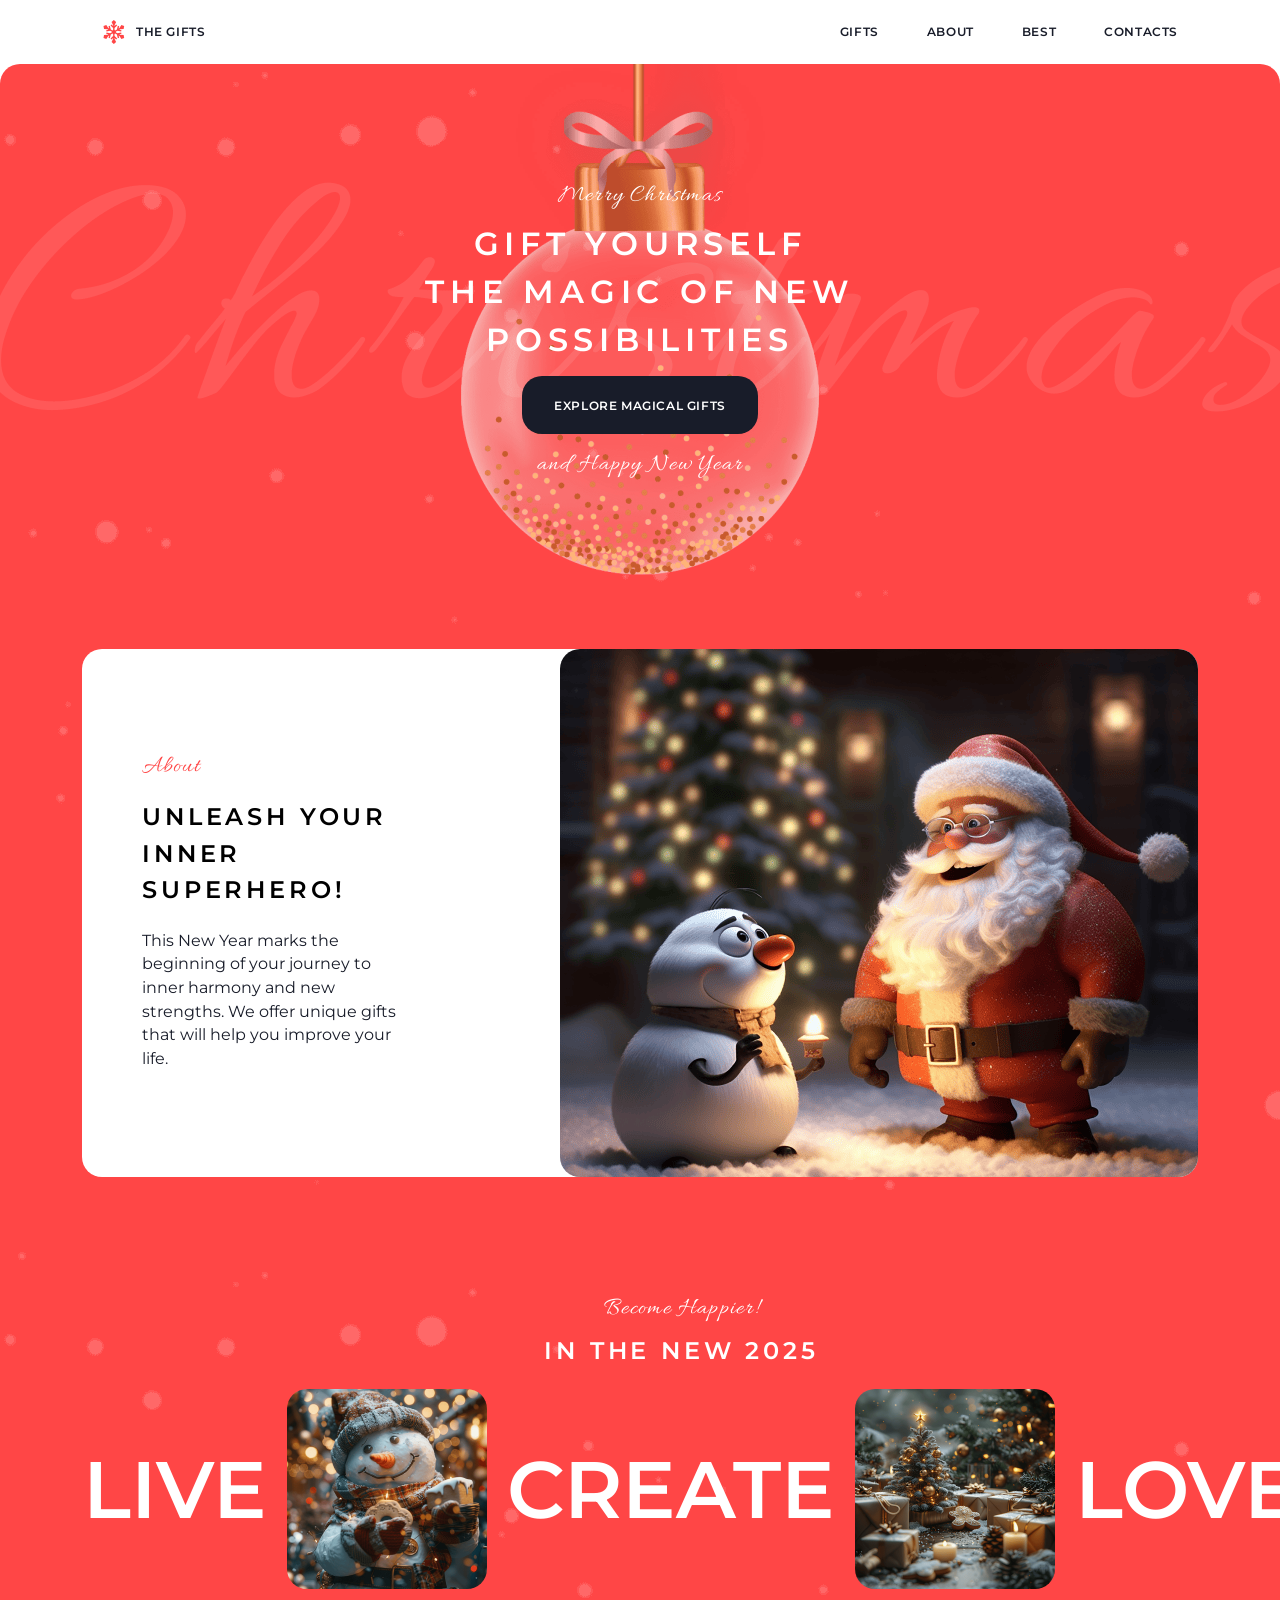
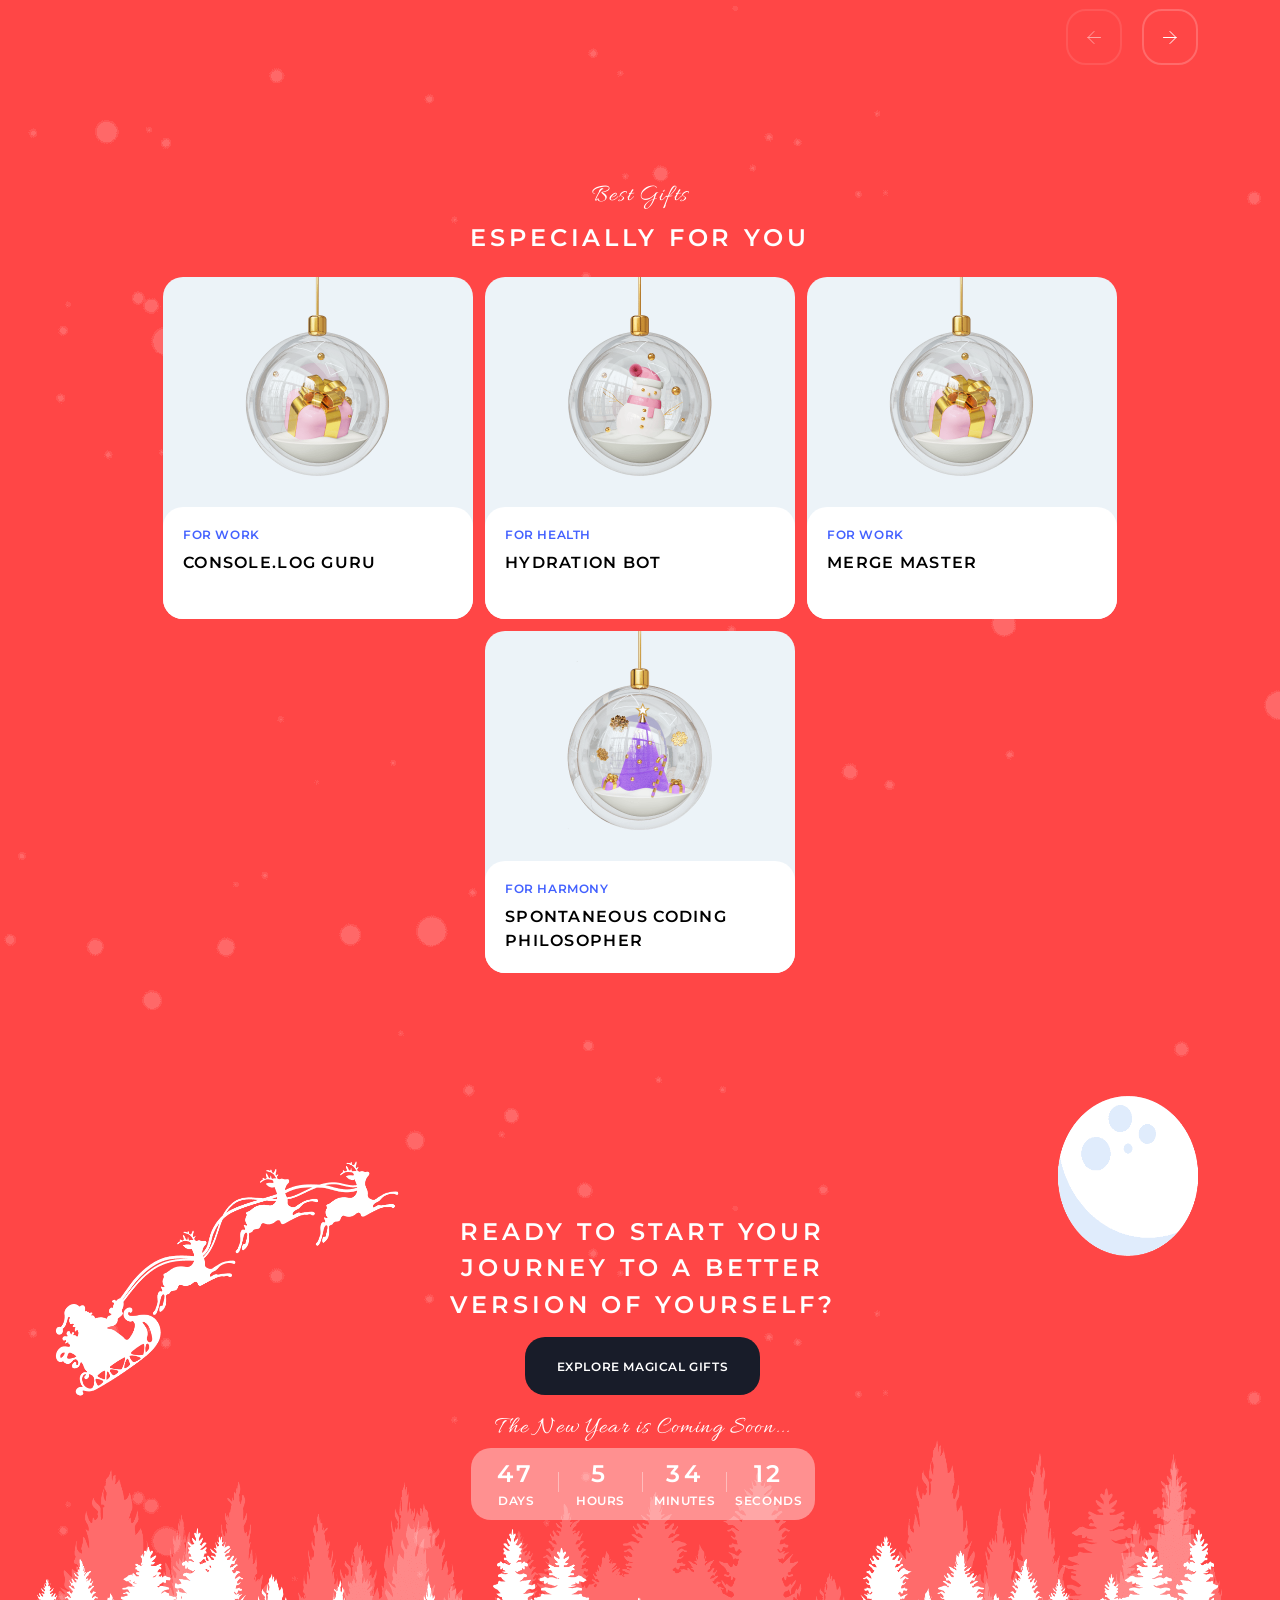
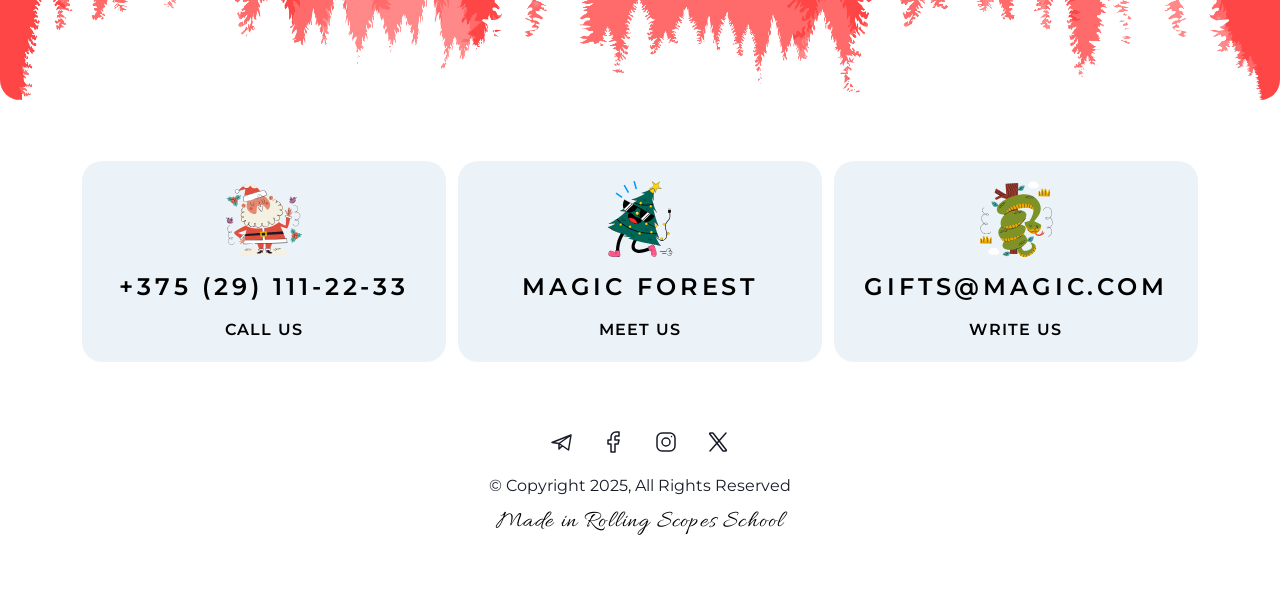
<file: index.html>
<!DOCTYPE html>
<html lang="en">

<head>
    <meta charset="UTF-8">
    <meta name="viewport" content="width=device-width, initial-scale=1.0">
    <link rel="preconnect" href="https://fonts.googleapis.com">
    <link rel="preconnect" href="https://fonts.gstatic.com" crossorigin>
    <link
        href="https://fonts.googleapis.com/css2?family=Montserrat:ital,wght@0,100..900;1,100..900&family=Oswald:wght@200..700&display=swap"
        rel="stylesheet">
    <link rel="preconnect" href="https://fonts.googleapis.com">
    <link rel="preconnect" href="https://fonts.gstatic.com" crossorigin>
    <link
        href="https://fonts.googleapis.com/css2?family=Allura&family=Montserrat:ital,wght@0,100..900;1,100..900&family=Oswald:wght@200..700&display=swap"
        rel="stylesheet">
    <link rel="icon" href="assets/icons/Vector.svg" type="image/svg+xml">
    <link rel="stylesheet" href="css/main.css">
    <title>Document</title>
</head>

<body id="top">
    <div class="container container-header">
        <div class="block-logo">
            <a href="#top" class="logo">
                <img class="icon-logo" src="assets/icons/Vector.svg" alt="logo">
            </a>
            <div>
                <h4 class="logo"><a href="#top">the gifts</a></h4>
            </div>
        </div>

        <div class="nav-bar">
            <div class="nav-item"><a href="gift.html">gifts</a></div>
            <div class="nav-item"><a href="#about">about</a></div>
            <div class="nav-item"><a href="#best">best</a></div>
            <div class="nav-item"><a href="#footer">contacts</a></div>
        </div>

        <div class="menu">
            <input type="checkbox" id="burger-checkbox" class="burger-checkbox">
            <label for="burger-checkbox" class="burger"></label>
            <ul class="menu-list">
                <li class="menu-item"><a href="gift.html">gifts</a></li>
                <li class="menu-item"><a href="#about">about</a></li>
                <li class="menu-item"><a href="#best">best</a></li>
                <li class="menu-item"><a href="#footer">contacts</a></li>
            </ul>
        </div>

    </div>

    <div class="container main">
        <div class="hero-section ">
            <div class="hero-content">
                <div class="caption">Merry Christmas</div>
                <h1 class="h1">Gift yourself <br> the magic of new <br> possibilities</h1>

                <a href="gift.html" class="hero-button">
                    <span class="h4">Explore Magical Gifts</span>
                </a>
                <div class="caption">and Happy New Year</div>
            </div>
        </div>

        <div class="container-about" id="about">
            <div class="about-content">
                <div class="caption primary-color">About</div>
                <div class="action-large">Unleash your inner superhero!</div>
                <div class="paragraph">This New Year marks the beginning of your journey to inner harmony and new
                    strengths. We offer unique gifts that will help you improve your life.</div>
            </div>
            <div class="about-img">
                <img class="picture-about" src="assets/img/santa.png" alt="picture-santa">
            </div>
        </div>

        <div class="slider-section ">
            <div class="title">
                <div class="caption">Become Happier!</div>
                <div class="action-large">in the new 2025</div>
            </div>

            <div class="slider-window">
                <div class="block-slider">

                    <div class="slide">
                        <div class="slider-text">live</div>
                        <img class="img-slider" src="assets/img/snowman.png" alt="picture-snowman">
                    </div>
                    <div class="slide">
                        <div class="slider-text">create</div>
                        <img class="img-slider" src="assets/img/christmas-trees.png" alt="picture-snowman">
                    </div>

                    <div class="slide">
                        <div class="slider-text">Love</div>
                        <img class="img-slider" src="assets/img/christmas-tree-ball.png" alt="picture-snowman">
                    </div>

                    <div class="slide">
                        <div class="slider-text">dream</div>
                        <img class="img-slider" src="assets/img/fairytale-house.png" alt="picture-house">
                    </div>

                </div>
            </div>
            <!-- TODO стрелки доделать  -->

            <div class="arrow">

                <button class="slider-btn slider-btn-left" type="button" aria-label="Previous slide">
                    <svg class="slider-arrow slider-arrow-left" width="14" height="13" viewBox="0 0 14 13" fill="none"
                        xmlns="http://www.w3.org/2000/svg">
                        <path d="M0.5 6.5H13M13 6.5L7 0.5M13 6.5L7 12.5" stroke="white" stroke-linecap="round"
                            stroke-linejoin="round" />
                    </svg>
                </button>

                <button class="slider-btn slider-btn-right" type="button" aria-label="Next slide">
                    <svg class="slider-arrow slider-arrow-right" width="14" height="13" viewBox="0 0 14 13" fill="none"
                        xmlns="http://www.w3.org/2000/svg">
                        <path d="M0.5 6.5H13M13 6.5L7 0.5M13 6.5L7 12.5" stroke="white" stroke-linecap="round"
                            stroke-linejoin="round" />
                    </svg>
                </button>
            </div>

        </div>

        <div class="container-gift" id="best">
            <div class="title">
                <div class="caption">Best Gifts</div>
                <div class="action-large">especially for you</div>
            </div>

            <div class="card-list">
                <div class="card">
                    <img src="assets/img/gift-for-work.png" alt="picture-gift-for-harmony">
                    <div class="conteiner-info-gift">
                        <div class="title-gift h4 tag-purple">For work</div>
                        <div class="description-gift h3">Console.log Guru</div>
                    </div>
                </div>

                <div class="card">
                    <img src="assets/img/gift-for-health.png" alt="picture-gift-for-harmony">
                    <div class="conteiner-info-gift">
                        <div class="title-gift h4 tag-purple">For health</div>
                        <div class="description-gift h3">Hydration Bot</div>
                    </div>
                </div>

                <div class="card">
                    <img src="assets/img/gift-for-work.png" alt="picture-gift-for-harmony">
                    <div class="conteiner-info-gift">
                        <div class="title-gift h4 tag-purple">For work</div>
                        <div class="description-gift h3">Merge Master</div>
                    </div>
                </div>

                <div class="card">
                    <img src="assets/img/gift-for-harmony.png" alt="picture-gift-for-harmony">
                    <div class="conteiner-info-gift">
                        <div class="title-gift h4 tag-purple">For harmony</div>
                        <div class="description-gift h3">Spontaneous Coding Philosopher</div>
                    </div>
                </div>

            </div>
        </div>

        <div class="section-cta ">

            <div class="cta-content ">
                <h2 class="h2">
                    Ready to start your <br> journey to a better <br> version of yourself?
                </h2>

                <a href="gift.html" class="hero-button">
                    <span class="h4">Explore Magical Gifts</span>
                </a>

                <div class="block-timer">

                    <div class="caption">The New Year is Coming Soon...</div>

                    <div class="timer">
                        <div class="timer-item">
                            <div class="timer-number h2">47</div>
                            <div class="timer-label h4">days</div>
                        </div>

                        <div class="timer-line"></div>

                        <div class="timer-item">
                            <div class="timer-number h2">5</div>
                            <div class="timer-label h4">hours</div>
                        </div>

                        <div class="timer-line"></div>

                        <div class="timer-item">
                            <div class="timer-number h2">34</div>
                            <div class="timer-label h4">minutes</div>
                        </div>

                        <div class="timer-line"></div>

                        <div class="timer-item">
                            <div class="timer-number h2">12</div>
                            <div class="timer-label h4">seconds</div>
                        </div>
                    </div>
                </div>
            </div>
        </div>
    </div>

    <footer class="footer container" id="footer">
        <div class="block-contacts">
            <div class="card-contact">
                <a href="tel:+375291112233" class="a-footer">
                    <div class="contact-item">
                        <img class="img-contacts" src="assets/svg/santa-claus.svg" alt="picture-santa">
                        <div class="action-large ">+375 (29) 111-22-33</div>
                        <h3 class="h3">Call Us</h3>
                    </div>
                </a>
            </div>


            <div class="card-contact">
                <a class="a-footer"
                    href="https://www.google.com/maps/@51.5173302,46.0838814,3a,75y,172.06h,90.85t/data=!3m8!1e1!3m6!1sCIHM0ogKEICAgIDqherZeg!2e10!3e11!6shttps:%2F%2Flh3.googleusercontent.com%2Fgpms-cs-s%2FAFfmt2a-4nd6BRWICSt-x8SPOOaTMstvXsOlMEpcivvaaw2WWBfzcv19Ww1nZaesm0DPF5uEU5qFhz6AxJCyDgBkfL9a1NJv1DALP4nTRN8TdKcw6R88hcYOHBpQETfvZCVCg_m7S4Wo%3Dw900-h600-k-no-pi-0.8531971121417996-ya349.55671391404906-ro0-fo100!7i12000!8i6000?entry=ttu&g_ep=EgoyMDI2MDQwMS4wIKXMDSoASAFQAw%3D%3D">
                    <div class="contact-item">
                        <img class="img-contacts" src="assets/svg/christmas-tree.svg" alt="picture-cristmas-tree">
                        <div class="action-large ">Magic forest</div>
                        <h3 class="h3">meet us</h3>
                    </div>
                </a>
            </div>

            <div class="card-contact">
                <a href="mailto:gifts@magic.com" class="a-footer">
                    <div class="contact-item">
                        <img class="img-contacts" src="assets/svg/snake.svg" alt="picture-snake">
                        <div class="action-large ">gifts@magic.com</div>
                        <h3 class="h3">write us</h3>
                    </div>
                </a>
            </div>
        </div>


        <div class="block-messengers">
            <div class="messengers">
                <img src="assets/svg/telegram.svg" alt="icon-telegram">
                <img src="assets/svg/facebook.svg" alt="icon-facebook">
                <img src="assets/svg/instagram.svg" alt="icon-instagram">
                <img src="assets/svg/twitter.svg" alt="icon-twitter">
            </div>
            <div class="paragraph black">© Copyright 2025, All Rights Reserved</div>
            <div class="caption"><a href="https://rs.school/courses/javascript-preschool-ru">Made in Rolling
                    Scopes School</a></div>
        </div>
    </footer>

    <button class="scroll-top-btn" aria-label="Scroll to top">
        <svg width="24" height="24" viewBox="0 0 24 24" fill="none">
            <path d="M12 16V8M12 8L8.5 11.5M12 8L15.5 11.5" stroke="currentColor" stroke-width="1.5"
                stroke-linecap="round" stroke-linejoin="round" />
        </svg>
    </button>

    <script src="index.js"></script>

</body>

</html>
</file>
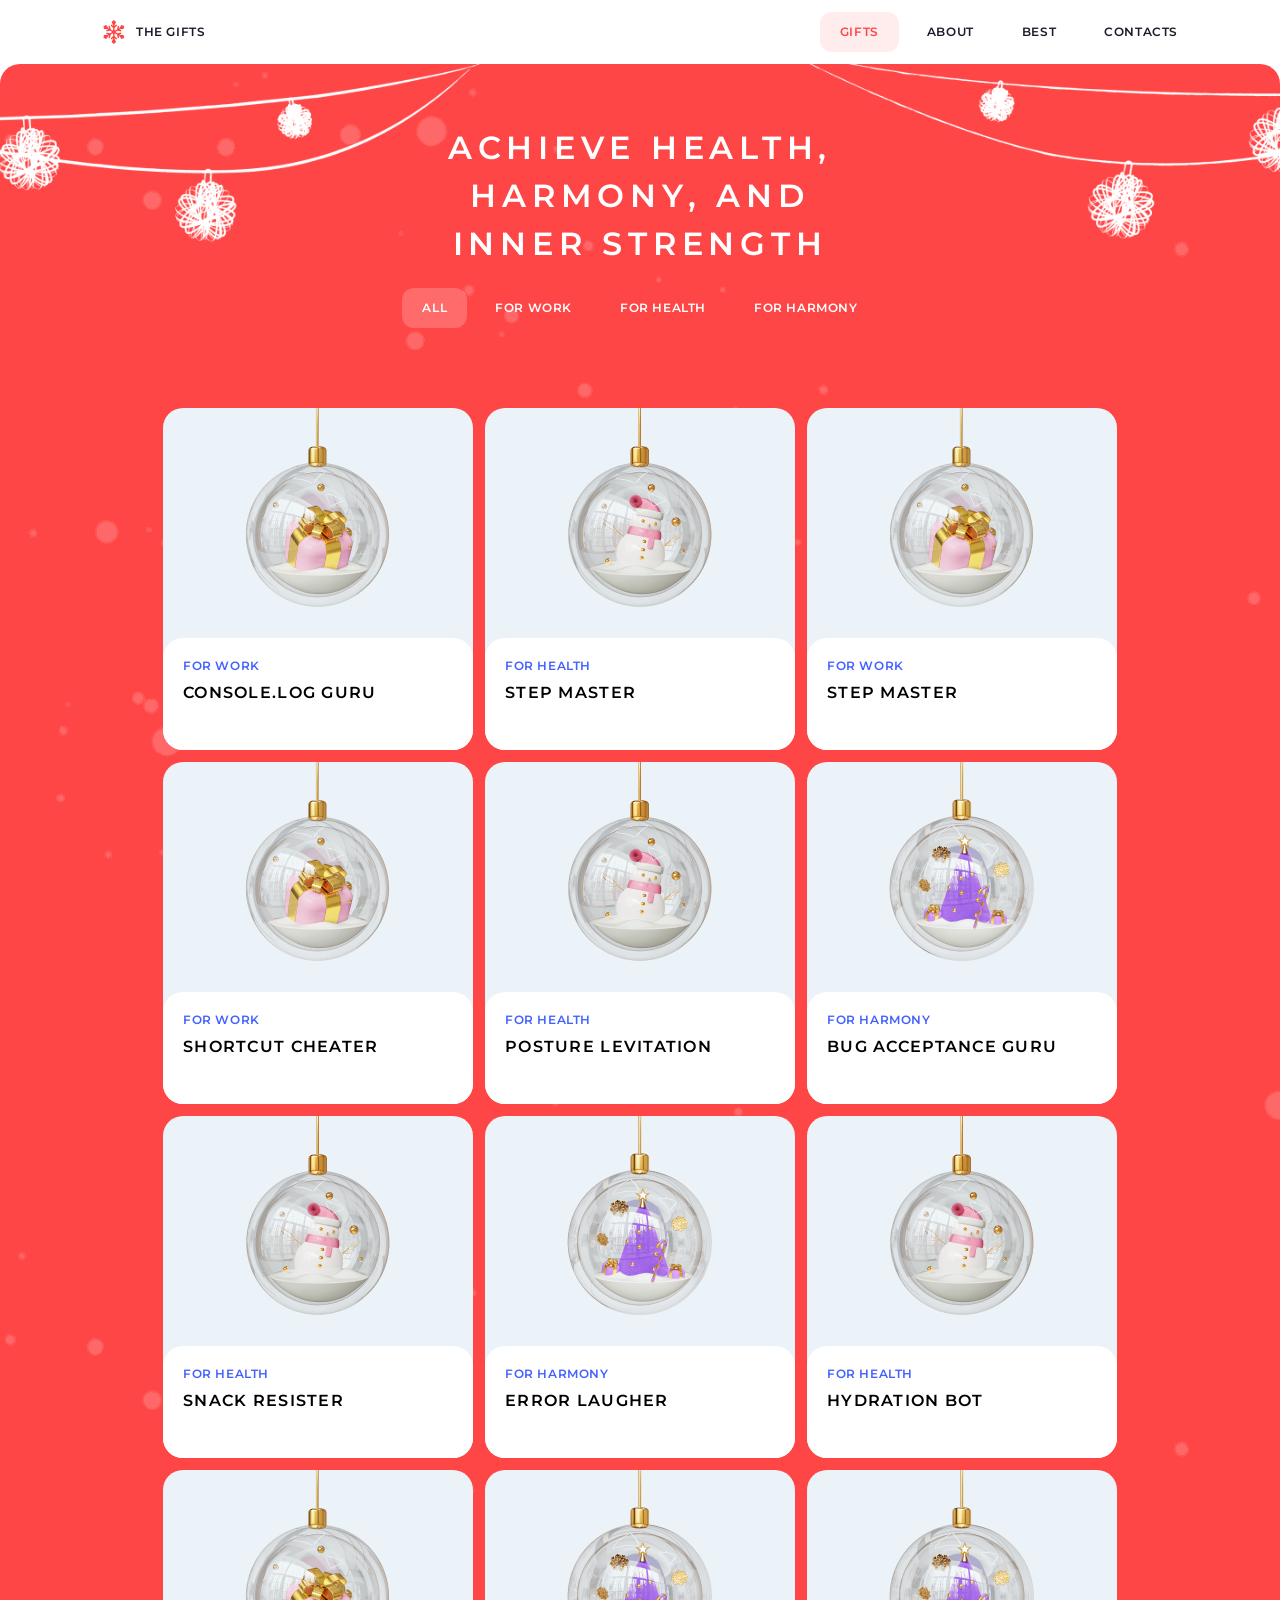
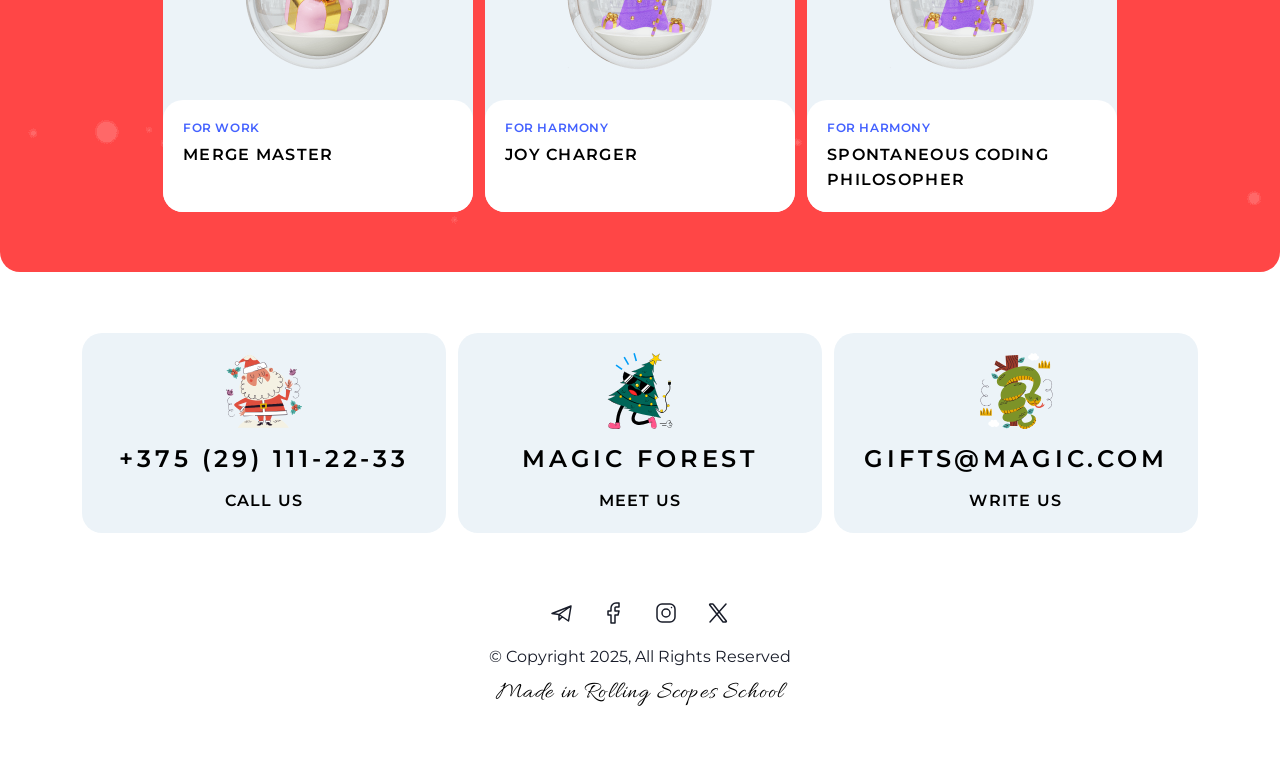
<file: gift.html>
<!DOCTYPE html>
<html lang="en">

<head>
    <meta charset="UTF-8">
    <meta name="viewport" content="width=device-width, initial-scale=1.0">
    <link rel="preconnect" href="https://fonts.googleapis.com">
    <link rel="preconnect" href="https://fonts.gstatic.com" crossorigin>
    <link
        href="https://fonts.googleapis.com/css2?family=Montserrat:ital,wght@0,100..900;1,100..900&family=Oswald:wght@200..700&display=swap"
        rel="stylesheet">
    <link rel="preconnect" href="https://fonts.googleapis.com">
    <link rel="preconnect" href="https://fonts.gstatic.com" crossorigin>
    <link
        href="https://fonts.googleapis.com/css2?family=Allura&family=Montserrat:ital,wght@0,100..900;1,100..900&family=Oswald:wght@200..700&display=swap"
        rel="stylesheet">
    <link rel="icon" href="assets/icons/Vector.svg" type="image/svg+xml">
    <link rel="stylesheet" href="css/main.css">
    <title>Document</title>
</head>

<body class="container">
    <div class="container container-header">
        <div class="block-logo">
            <a href="index.html" class="logo">
                <img class="icon-logo" src="assets/icons/Vector.svg" alt="logo">
            </a>
            <h4 class="logo"><a href="index.html">the gifts</a></h4>
        </div>

        <div class="nav-bar">
            <div class="nav-item active"><a href="gift.html">gifts</a></div>
            <div class="nav-item"><a href="#about">about</a></div>
            <div class="nav-item"><a href="#best">best</a></div>
            <div class="nav-item"><a href="#footer">contacts</a></div>
        </div>

        <div class="menu">
            <input type="checkbox" id="burger-checkbox" class="burger-checkbox">
            <label for="burger-checkbox" class="burger"></label>
            <ul class="menu-list">
                <li class="menu-item"><a href="gift.html">gifts</a></li>
                <li class="menu-item"><a href="#about">about</a></li>
                <li class="menu-item"><a href="#best">best</a></li>
                <li class="menu-item"><a href="#footer">contacts</a></li>
            </ul>
        </div>
    </div>


    <div class="main">
        <div class="gits">
            <div class="bg-garland">
                <h1 class="h1 ">Achieve health,<br> harmony, and<br> inner strength</h1>
            </div>

            <div class="gift-bar">
                <div class="item-gift-bar action-small active">All</div>
                <div class="item-gift-bar action-small">for work</div>
                <div class="item-gift-bar action-small">for health</div>
                <div class="item-gift-bar action-small">for harmony</div>
            </div>



            <div class="container-gift padding-block" id="best">
                <div class="card-list">
                    <div class="card">
                        <img src="assets/img/gift-for-work.png" alt="picture-gift-for-harmony">
                        <div class="conteiner-info-gift">
                            <div class="title-gift h4 tag-purple">For work</div>
                            <div class="description-gift h3">Console.log Guru</div>
                        </div>
                    </div>

                    <div class="card">
                        <img src="assets/img/gift-for-health.png" alt="picture-gift-for-harmony">
                        <div class="conteiner-info-gift">
                            <div class="title-gift h4 tag-purple">For health</div>
                            <div class="description-gift h3">Step Master</div>
                        </div>
                    </div>

                    <div class="card">
                        <img src="assets/img/gift-for-work.png" alt="picture-gift-for-harmony">
                        <div class="conteiner-info-gift">
                            <div class="title-gift h4 tag-purple">For work</div>
                            <div class="description-gift h3">Step Master</div>
                        </div>
                    </div>

                    <div class="card">
                        <img src="assets/img/gift-for-work.png" alt="picture-gift-for-harmony">
                        <div class="conteiner-info-gift">
                            <div class="title-gift h4 tag-purple">For work</div>
                            <div class="description-gift h3">Shortcut Cheater</div>
                        </div>
                    </div>
                    <div class="card">
                        <img src="assets/img/gift-for-health.png" alt="picture-gift-for-harmony">
                        <div class="conteiner-info-gift">
                            <div class="title-gift h4 tag-purple">For health</div>
                            <div class="description-gift h3">Posture Levitation</div>
                        </div>
                    </div>

                    <div class="card">
                        <img src="assets/img/gift-for-harmony.png" alt="picture-gift-for-harmony">
                        <div class="conteiner-info-gift">
                            <div class="title-gift h4 tag-purple">For harmony</div>
                            <div class="description-gift h3">Bug Acceptance Guru</div>
                        </div>
                    </div>

                    <div class="card">
                        <img src="assets/img/gift-for-health.png" alt="picture-gift-for-harmony">
                        <div class="conteiner-info-gift">
                            <div class="title-gift h4 tag-purple">For health</div>
                            <div class="description-gift h3">Snack Resister</div>
                        </div>
                    </div>

                    <div class="card">
                        <img src="assets/img/gift-for-harmony.png" alt="picture-gift-for-harmony">
                        <div class="conteiner-info-gift">
                            <div class="title-gift h4 tag-purple">For harmony</div>
                            <div class="description-gift h3">Error Laugher</div>
                        </div>
                    </div>
                    <div class="card">
                        <img src="assets/img/gift-for-health.png" alt="picture-gift-for-harmony">
                        <div class="conteiner-info-gift">
                            <div class="title-gift h4 tag-purple">For health</div>
                            <div class="description-gift h3">Hydration Bot</div>
                        </div>
                    </div>

                    <div class="card">
                        <img src="assets/img/gift-for-work.png" alt="picture-gift-for-harmony">
                        <div class="conteiner-info-gift">
                            <div class="title-gift h4 tag-purple">For work</div>
                            <div class="description-gift h3">Merge Master</div>
                        </div>
                    </div>

                    <div class="card">
                        <img src="assets/img/gift-for-harmony.png" alt="picture-gift-for-harmony">
                        <div class="conteiner-info-gift">
                            <div class="title-gift h4 tag-purple">For harmony</div>
                            <div class="description-gift h3">Joy Charger</div>
                        </div>
                    </div>

                    <div class="card">
                        <img src="assets/img/gift-for-harmony.png" alt="picture-gift-for-harmony">
                        <div class="conteiner-info-gift">
                            <div class="title-gift h4 tag-purple">For harmony</div>
                            <div class="description-gift h3">Spontaneous Coding Philosopher</div>
                        </div>
                    </div>


                </div>
            </div>
        </div>
    </div>

    <footer class="footer gift-footer container" id="footer">
        <div class="block-contacts">
            <div class="card-contact">
                <a href="tel:+375291112233" class="a-footer">
                    <div class="contact-item">
                        <img class="img-contacts" src="assets/svg/santa-claus.svg" alt="picture-santa">
                        <div class="action-large ">+375 (29) 111-22-33</div>
                        <div class="h3">Call Us</div>
                    </div>
                </a>
            </div>


            <div class="card-contact">
                <a class="a-footer"
                    href="https://www.google.com/maps/@51.5173302,46.0838814,3a,75y,172.06h,90.85t/data=!3m8!1e1!3m6!1sCIHM0ogKEICAgIDqherZeg!2e10!3e11!6shttps:%2F%2Flh3.googleusercontent.com%2Fgpms-cs-s%2FAFfmt2a-4nd6BRWICSt-x8SPOOaTMstvXsOlMEpcivvaaw2WWBfzcv19Ww1nZaesm0DPF5uEU5qFhz6AxJCyDgBkfL9a1NJv1DALP4nTRN8TdKcw6R88hcYOHBpQETfvZCVCg_m7S4Wo%3Dw900-h600-k-no-pi-0.8531971121417996-ya349.55671391404906-ro0-fo100!7i12000!8i6000?entry=ttu&g_ep=EgoyMDI2MDQwMS4wIKXMDSoASAFQAw%3D%3D">
                    <div class="contact-item">
                        <img class="img-contacts" src="assets/svg/christmas-tree.svg" alt="picture-cristmas-tree">
                        <div class="action-large ">Magic forest</div>
                        <div class="h3">meet us</div>
                    </div>
                </a>
            </div>

            <div class="card-contact">
                <a href="mailto:gifts@magic.com" class="a-footer">
                    <div class="contact-item">
                        <img class="img-contacts" src="assets/svg/snake.svg" alt="picture-snake">
                        <div class="action-large ">gifts@magic.com</div>
                        <div class="h3">write us</div>
                    </div>
                </a>
            </div>
        </div>


        <div class="block-messengers">
            <div class="messengers">
                <img src="assets/svg/telegram.svg" alt="icon-telegram">
                <img src="assets/svg/facebook.svg" alt="icon-facebook">
                <img src="assets/svg/instagram.svg" alt="icon-instagram">
                <img src="assets/svg/twitter.svg" alt="icon-twitter">
            </div>
            <div class="paragraph black">© Copyright 2025, All Rights Reserved</div>
            <div class="caption"><a href="https://rs.school/courses/javascript-preschool-ru">Made in Rolling
                    Scopes School</a></div>
        </div>
    </footer>

    <button class="scroll-top-btn" aria-label="Scroll to top">
        <svg width="24" height="24" viewBox="0 0 24 24" fill="none">
            <path d="M12 16V8M12 8L8.5 11.5M12 8L15.5 11.5" stroke="currentColor" stroke-width="1.5"
                stroke-linecap="round" stroke-linejoin="round" />
        </svg>
    </button>

    <script src="index.js"></script>
</body>

</html>
</file>
<file: css/main.css>
@import url(reset.css);
@import url(variables.css);
@import url(header.css);
@import url(hero-section.css);
@import url(section-about.css);
@import url(slider-section.css);
@import url(section-gift.css);
@import url(section-cta.css);
@import url(footer.css);
@import url(gift.css);




.container {
    max-width: 1440px;
    margin: 0 auto;
}

.main {
    background: url(../assets/bg/bg-snow.png) repeat, var(--primary);
    border-radius: 20px;
    overflow: hidden;
}

.h1 {
    font-family: var(--font-family);
    font-weight: 600;
    font-size: 32px;
    line-height: 150%;
    letter-spacing: 0.18em;
    text-transform: uppercase;
    text-align: center;
    color: var(--static-white);
}

.h2 {
    font-family: var(--font-family);
    font-weight: 600;
    font-size: 24px;
    line-height: 152%;
    letter-spacing: 0.16em;
    text-transform: uppercase;
    text-align: center;
    color: var(--static-white);
}

.h3 {
    font-family: var(--font-family);
    font-weight: 600;
    font-size: 16px;
    line-height: 152%;
    letter-spacing: 0.08em;
    text-transform: uppercase;
}

.h4 {
    font-family: var(--font-family);
    font-weight: 600;
    font-size: 12px;
    line-height: 130%;
    letter-spacing: 0.05em;
    text-transform: uppercase;
    text-align: center;
}

.caption {
    font-family: var(--second-family);
    font-weight: 400;
    font-size: 24px;
    line-height: 100%;
    letter-spacing: 0.05em;
}

.action-large {
    font-family: var(--font-family);
    font-weight: 600;
    font-size: 24px;
    line-height: 152%;
    letter-spacing: 0.16em;
    text-transform: uppercase;
}

.action-small {
    font-family: var(--font-family);
    font-weight: 600;
    font-size: 12px;
    line-height: 130%;
    letter-spacing: 0.05em;
    text-transform: uppercase;
    color: var(--static-white);
}

.paragraph {
    font-family: var(--font-family);
    font-weight: 400;
    font-size: 16px;
    line-height: 148%;
    color: var(--dark);
}

.slider-text {
    font-family: var(--font-family);
    font-weight: 600;
    font-size: 80px;
    text-transform: uppercase;
    text-align: center;
    color: var(--static-white);
}

.primary-color {
    color: var(--primary);
}

.padding-block {
    padding: 60px 82px;
}

@media (max-width: 768px) {

    .padding-block {
        padding: 60px 8px;
    }
}
</file>
